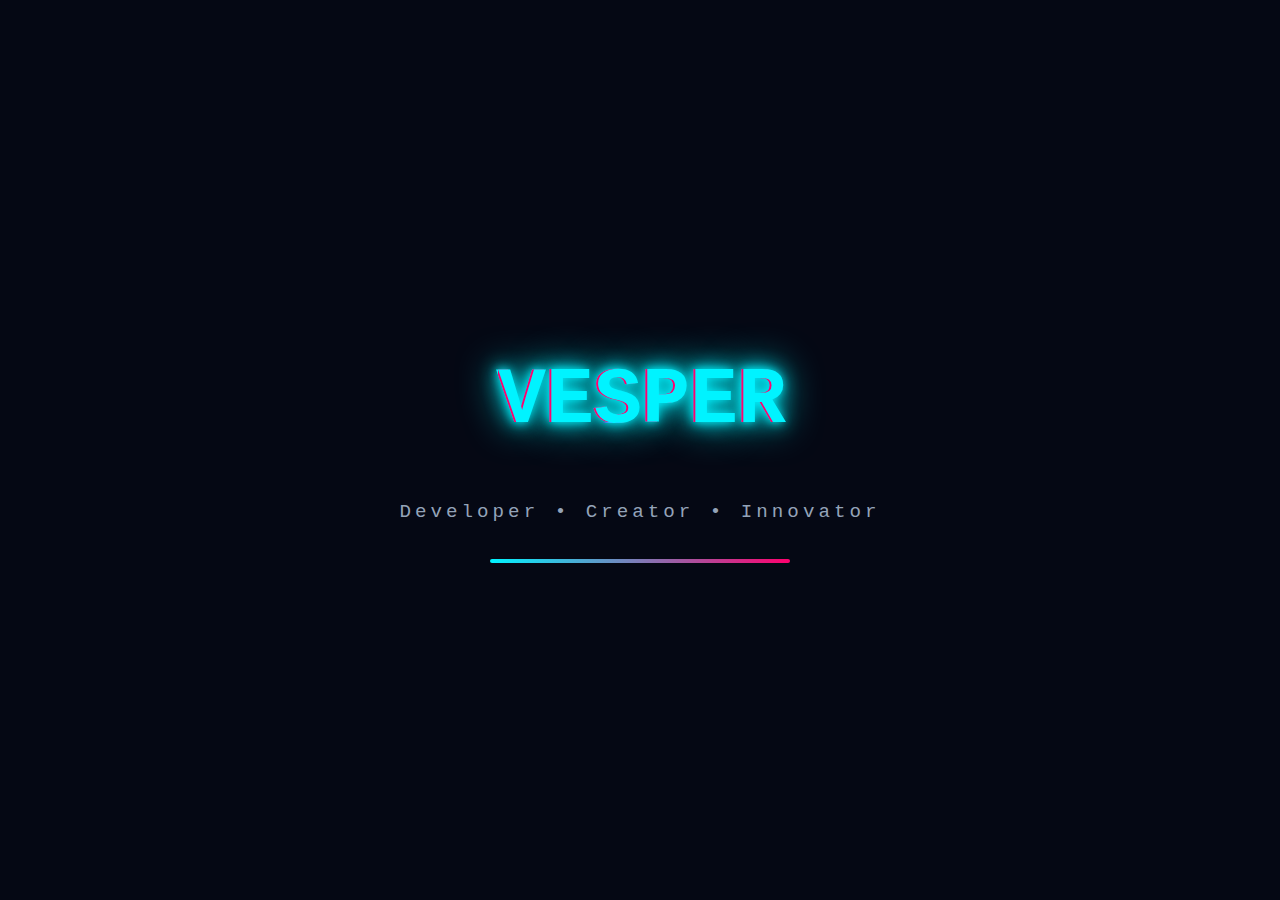
<file: index.html>
<!DOCTYPE html>
<html lang="en">
<head>
    <meta charset="UTF-8">
    <meta name="viewport" content="width=device-width, initial-scale=1.0">
    <title>Vesper - Cyberpunk Portfolio</title>
    <link rel="stylesheet" href="css/style.css">
</head>
<body>
    <!-- Loading Screen / Entry Animation -->
    <div id="loading-screen">
        <div class="glitch-wrapper">
            <h1 class="glitch" data-text="VESPER">VESPER</h1>
        </div>
        <p class="loading-text">Developer • Creator • Innovator</p>
        <div class="loading-bar">
            <div class="loading-progress"></div>
        </div>
    </div>

    <!-- Main Content -->
    <div id="main-content" style="display: none;">
        <!-- Navigation -->
        <nav class="cyber-nav">
            <div class="nav-logo">
                <span class="glitch-small" data-text="VESPER">VESPER</span>
            </div>
            <div class="nav-links">
                <a href="#about" class="nav-link">About</a>
                <a href="#projects" class="nav-link">Projects</a>
                <a href="#gallery" class="nav-link">Gallery</a>
                <a href="#contact" class="nav-link">Contact</a>
                <a href="blog.html" class="nav-link blog-link">Blog</a>
            </div>
        </nav>

        <!-- Hero Section -->
        <section id="hero" class="section">
            <div class="container">
                <div class="hero-content">
                    <h1 class="hero-title glitch" data-text="VESPER">VESPER</h1>
                    <p class="hero-subtitle">
                        <span class="typed-text"></span>
                        <span class="cursor">|</span>
                    </p>
                    <div class="hero-description">
                        <p>Full-Stack Developer | Open Source Enthusiast | Tech Explorer</p>
                        <p>Building the future, one line of code at a time</p>
                    </div>
                    <div class="cta-buttons">
                        <a href="#projects" class="btn btn-primary">View Projects</a>
                        <a href="#contact" class="btn btn-secondary">Get In Touch</a>
                    </div>
                </div>
                <div class="hero-visual">
                    <div class="cyber-grid"></div>
                </div>
            </div>
        </section>

        <!-- About Section -->
        <section id="about" class="section">
            <div class="container">
                <h2 class="section-title">
                    <span class="title-bracket">[</span>
                    About Me
                    <span class="title-bracket">]</span>
                </h2>
                <div class="about-content">
                    <div class="about-text">
                        <p class="scan-line">
                            Welcome to my digital realm. I'm Vesper, a passionate developer exploring the intersection
                            of technology and creativity. With expertise in full-stack development, I craft innovative
                            solutions and contribute to open-source projects that push boundaries.
                        </p>
                        <div class="stats-grid">
                            <div class="stat-item">
                                <div class="stat-value" id="total-commits">0</div>
                                <div class="stat-label">Total Commits</div>
                            </div>
                            <div class="stat-item">
                                <div class="stat-value" id="total-repos">0</div>
                                <div class="stat-label">Repositories</div>
                            </div>
                            <div class="stat-item">
                                <div class="stat-value" id="total-stars">0</div>
                                <div class="stat-label">Stars Earned</div>
                            </div>
                        </div>
                    </div>
                </div>
            </div>
        </section>

        <!-- GitHub Projects Section -->
        <section id="projects" class="section">
            <div class="container">
                <h2 class="section-title">
                    <span class="title-bracket">[</span>
                    Open Source Projects
                    <span class="title-bracket">]</span>
                </h2>
                <div id="projects-grid" class="projects-grid">
                    <!-- Projects will be loaded dynamically -->
                    <div class="loading-spinner"></div>
                </div>
            </div>
        </section>

        <!-- Commit Statistics Chart -->
        <section id="stats" class="section">
            <div class="container">
                <h2 class="section-title">
                    <span class="title-bracket">[</span>
                    Contribution Statistics
                    <span class="title-bracket">]</span>
                </h2>
                <div class="chart-container">
                    <canvas id="commits-chart"></canvas>
                </div>
            </div>
        </section>

        <!-- Personal Gallery (Books & Movies) -->
        <section id="gallery" class="section">
            <div class="container">
                <h2 class="section-title">
                    <span class="title-bracket">[</span>
                    Personal Favorites
                    <span class="title-bracket">]</span>
                </h2>

                <!-- Books -->
                <div class="gallery-section">
                    <h3 class="gallery-subtitle">Books</h3>
                    <div class="gallery-grid" id="books-gallery">
                        <div class="gallery-item">
                            <div class="gallery-card">
                                <div class="gallery-image" style="background: linear-gradient(135deg, #667eea 0%, #764ba2 100%);">
                                    <span class="gallery-icon">📚</span>
                                </div>
                                <div class="gallery-info">
                                    <h4>Neuromancer</h4>
                                    <p>William Gibson</p>
                                </div>
                            </div>
                        </div>
                        <div class="gallery-item">
                            <div class="gallery-card">
                                <div class="gallery-image" style="background: linear-gradient(135deg, #f093fb 0%, #f5576c 100%);">
                                    <span class="gallery-icon">📚</span>
                                </div>
                                <div class="gallery-info">
                                    <h4>Snow Crash</h4>
                                    <p>Neal Stephenson</p>
                                </div>
                            </div>
                        </div>
                        <div class="gallery-item">
                            <div class="gallery-card">
                                <div class="gallery-image" style="background: linear-gradient(135deg, #4facfe 0%, #00f2fe 100%);">
                                    <span class="gallery-icon">📚</span>
                                </div>
                                <div class="gallery-info">
                                    <h4>Do Androids Dream</h4>
                                    <p>Philip K. Dick</p>
                                </div>
                            </div>
                        </div>
                        <div class="gallery-item">
                            <div class="gallery-card">
                                <div class="gallery-image" style="background: linear-gradient(135deg, #fa709a 0%, #fee140 100%);">
                                    <span class="gallery-icon">📚</span>
                                </div>
                                <div class="gallery-info">
                                    <h4>The Pragmatic Programmer</h4>
                                    <p>Andrew Hunt</p>
                                </div>
                            </div>
                        </div>
                    </div>
                </div>

                <!-- Movies -->
                <div class="gallery-section">
                    <h3 class="gallery-subtitle">Movies</h3>
                    <div class="gallery-grid" id="movies-gallery">
                        <div class="gallery-item">
                            <div class="gallery-card">
                                <div class="gallery-image" style="background: linear-gradient(135deg, #a8edea 0%, #fed6e3 100%);">
                                    <span class="gallery-icon">🎬</span>
                                </div>
                                <div class="gallery-info">
                                    <h4>Blade Runner 2049</h4>
                                    <p>Denis Villeneuve</p>
                                </div>
                            </div>
                        </div>
                        <div class="gallery-item">
                            <div class="gallery-card">
                                <div class="gallery-image" style="background: linear-gradient(135deg, #ff9a9e 0%, #fecfef 100%);">
                                    <span class="gallery-icon">🎬</span>
                                </div>
                                <div class="gallery-info">
                                    <h4>The Matrix</h4>
                                    <p>Wachowski Sisters</p>
                                </div>
                            </div>
                        </div>
                        <div class="gallery-item">
                            <div class="gallery-card">
                                <div class="gallery-image" style="background: linear-gradient(135deg, #ffecd2 0%, #fcb69f 100%);">
                                    <span class="gallery-icon">🎬</span>
                                </div>
                                <div class="gallery-info">
                                    <h4>Ghost in the Shell</h4>
                                    <p>Mamoru Oshii</p>
                                </div>
                            </div>
                        </div>
                        <div class="gallery-item">
                            <div class="gallery-card">
                                <div class="gallery-image" style="background: linear-gradient(135deg, #a1c4fd 0%, #c2e9fb 100%);">
                                    <span class="gallery-icon">🎬</span>
                                </div>
                                <div class="gallery-info">
                                    <h4>Tron: Legacy</h4>
                                    <p>Joseph Kosinski</p>
                                </div>
                            </div>
                        </div>
                    </div>
                </div>
            </div>
        </section>

        <!-- Contact Section -->
        <section id="contact" class="section">
            <div class="container">
                <h2 class="section-title">
                    <span class="title-bracket">[</span>
                    Contact Me
                    <span class="title-bracket">]</span>
                </h2>
                <div class="contact-grid">
                    <div class="contact-card">
                        <div class="contact-icon">
                            <svg viewBox="0 0 24 24" fill="none" stroke="currentColor" stroke-width="2">
                                <path d="M4 4h16c1.1 0 2 .9 2 2v12c0 1.1-.9 2-2 2H4c-1.1 0-2-.9-2-2V6c0-1.1.9-2 2-2z"></path>
                                <polyline points="22,6 12,13 2,6"></polyline>
                            </svg>
                        </div>
                        <h3>Email</h3>
                        <a href="mailto:vesper@example.com">vesper@example.com</a>
                    </div>
                    <div class="contact-card">
                        <div class="contact-icon">
                            <svg viewBox="0 0 24 24" fill="currentColor">
                                <path d="M18.244 2.25h3.308l-7.227 8.26 8.502 11.24H16.17l-5.214-6.817L4.99 21.75H1.68l7.73-8.835L1.254 2.25H8.08l4.713 6.231zm-1.161 17.52h1.833L7.084 4.126H5.117z"/>
                            </svg>
                        </div>
                        <h3>X (Twitter)</h3>
                        <a href="https://x.com/vesper" target="_blank">@vesper</a>
                    </div>
                    <div class="contact-card">
                        <div class="contact-icon">
                            <svg viewBox="0 0 24 24" fill="currentColor">
                                <path d="M17.472 14.382c-.297-.149-1.758-.867-2.03-.967-.273-.099-.471-.148-.67.15-.197.297-.767.966-.94 1.164-.173.199-.347.223-.644.075-.297-.15-1.255-.463-2.39-1.475-.883-.788-1.48-1.761-1.653-2.059-.173-.297-.018-.458.13-.606.134-.133.298-.347.446-.52.149-.174.198-.298.298-.497.099-.198.05-.371-.025-.52-.075-.149-.669-1.612-.916-2.207-.242-.579-.487-.5-.669-.51-.173-.008-.371-.01-.57-.01-.198 0-.52.074-.792.372-.272.297-1.04 1.016-1.04 2.479 0 1.462 1.065 2.875 1.213 3.074.149.198 2.096 3.2 5.077 4.487.709.306 1.262.489 1.694.625.712.227 1.36.195 1.871.118.571-.085 1.758-.719 2.006-1.413.248-.694.248-1.289.173-1.413-.074-.124-.272-.198-.57-.347m-5.421 7.403h-.004a9.87 9.87 0 01-5.031-1.378l-.361-.214-3.741.982.998-3.648-.235-.374a9.86 9.86 0 01-1.51-5.26c.001-5.45 4.436-9.884 9.888-9.884 2.64 0 5.122 1.03 6.988 2.898a9.825 9.825 0 012.893 6.994c-.003 5.45-4.437 9.884-9.885 9.884m8.413-18.297A11.815 11.815 0 0012.05 0C5.495 0 .16 5.335.157 11.892c0 2.096.547 4.142 1.588 5.945L.057 24l6.305-1.654a11.882 11.882 0 005.683 1.448h.005c6.554 0 11.89-5.335 11.893-11.893a11.821 11.821 0 00-3.48-8.413Z"/>
                            </svg>
                        </div>
                        <h3>WeChat</h3>
                        <a href="#" onclick="alert('WeChat ID: vesper_dev')">vesper_dev</a>
                    </div>
                    <div class="contact-card">
                        <div class="contact-icon">
                            <svg viewBox="0 0 24 24" fill="currentColor">
                                <circle cx="12" cy="12" r="10" stroke="currentColor" stroke-width="2" fill="none"/>
                                <text x="12" y="16" text-anchor="middle" fill="currentColor" font-size="12" font-weight="bold">小红书</text>
                            </svg>
                        </div>
                        <h3>小红书</h3>
                        <a href="https://www.xiaohongshu.com/" target="_blank">@vesper</a>
                    </div>
                    <div class="contact-card">
                        <div class="contact-icon">
                            <svg viewBox="0 0 24 24" fill="currentColor">
                                <path d="M12 0c-6.626 0-12 5.373-12 12 0 5.302 3.438 9.8 8.207 11.387.599.111.793-.261.793-.577v-2.234c-3.338.726-4.033-1.416-4.033-1.416-.546-1.387-1.333-1.756-1.333-1.756-1.089-.745.083-.729.083-.729 1.205.084 1.839 1.237 1.839 1.237 1.07 1.834 2.807 1.304 3.492.997.107-.775.418-1.305.762-1.604-2.665-.305-5.467-1.334-5.467-5.931 0-1.311.469-2.381 1.236-3.221-.124-.303-.535-1.524.117-3.176 0 0 1.008-.322 3.301 1.23.957-.266 1.983-.399 3.003-.404 1.02.005 2.047.138 3.006.404 2.291-1.552 3.297-1.23 3.297-1.23.653 1.653.242 2.874.118 3.176.77.84 1.235 1.911 1.235 3.221 0 4.609-2.807 5.624-5.479 5.921.43.372.823 1.102.823 2.222v3.293c0 .319.192.694.801.576 4.765-1.589 8.199-6.086 8.199-11.386 0-6.627-5.373-12-12-12z"/>
                            </svg>
                        </div>
                        <h3>GitHub</h3>
                        <a href="https://github.com/vesper" target="_blank" id="github-link">@vesper</a>
                    </div>
                </div>
            </div>
        </section>

        <!-- Footer -->
        <footer class="footer">
            <div class="container">
                <p>&copy; 2024 Vesper. All rights reserved.</p>
                <p class="footer-tagline">Built with <span class="pulse">❤</span> in the digital realm</p>
            </div>
        </footer>

        <!-- Floating particles background -->
        <div class="particles" id="particles"></div>
    </div>

    <script src="js/main.js"></script>
    <script src="js/github.js"></script>
    <script src="js/chart.js"></script>
</body>
</html>
</file>
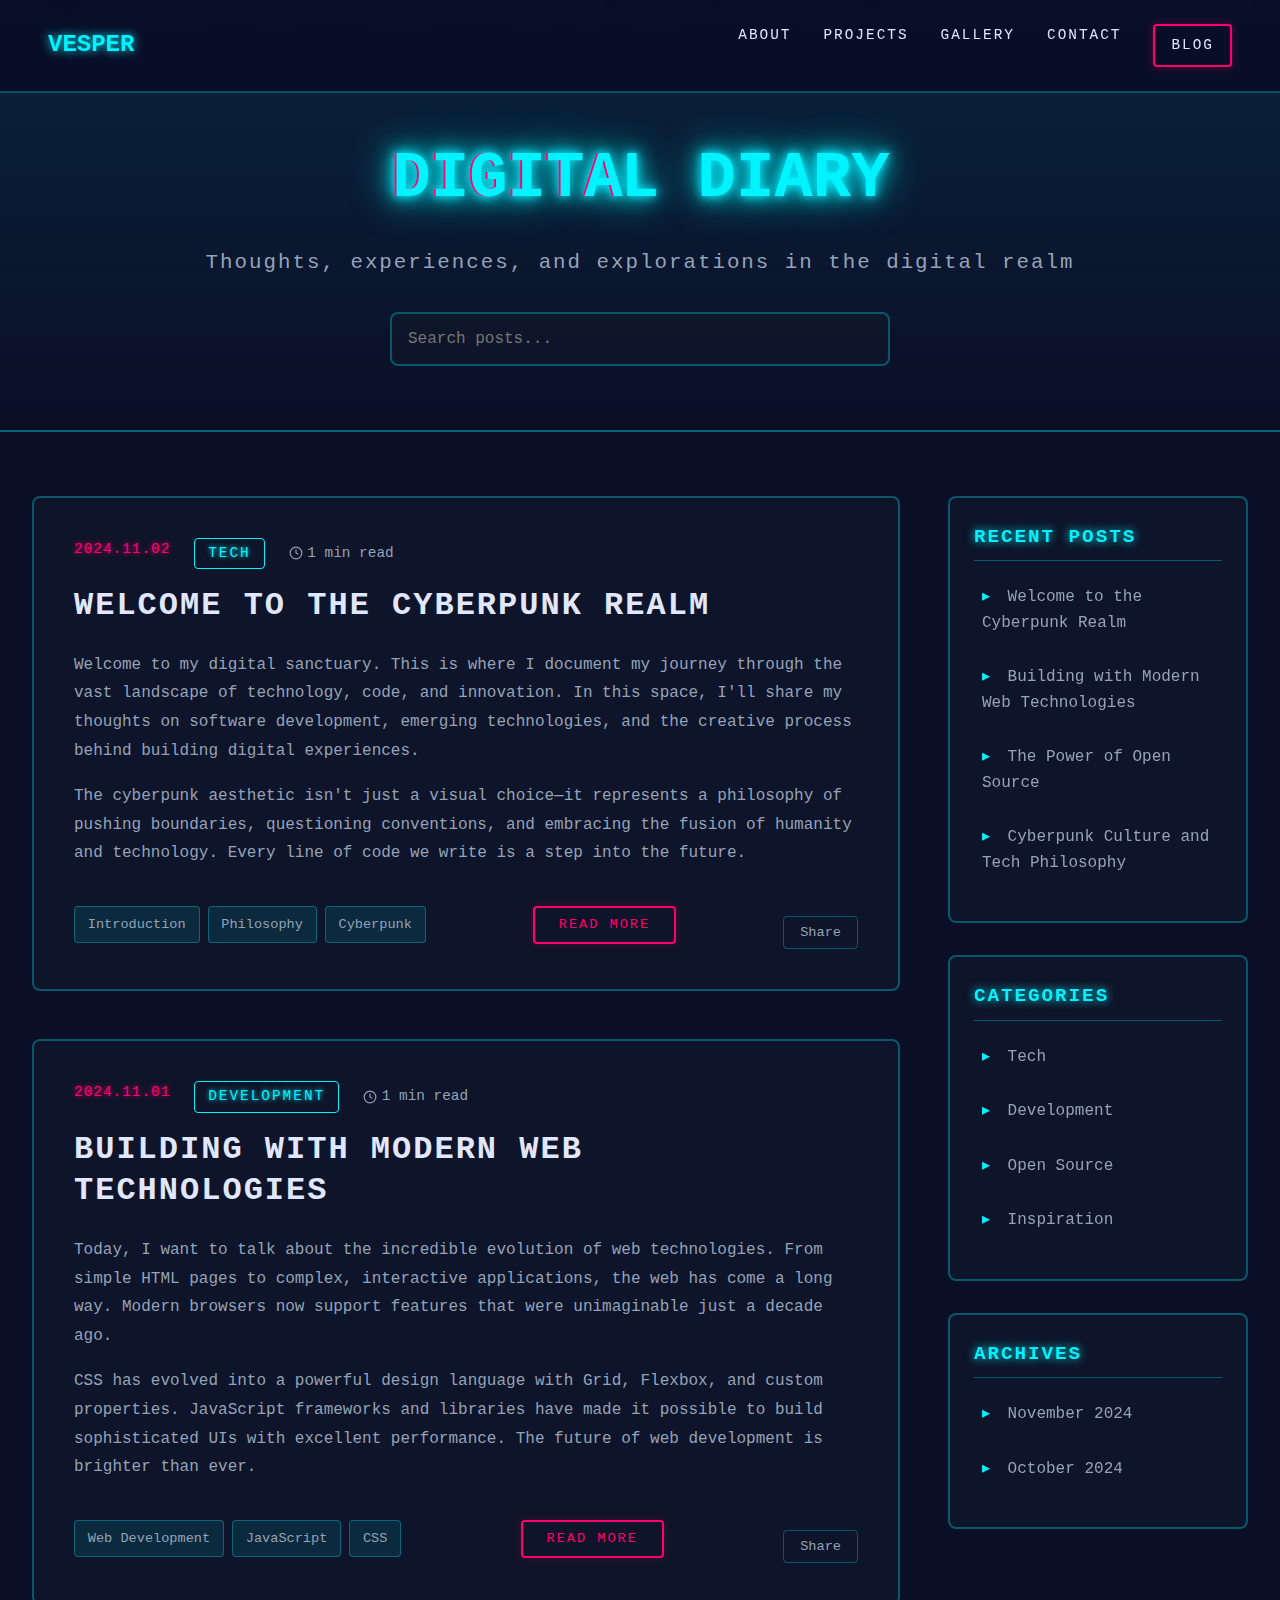
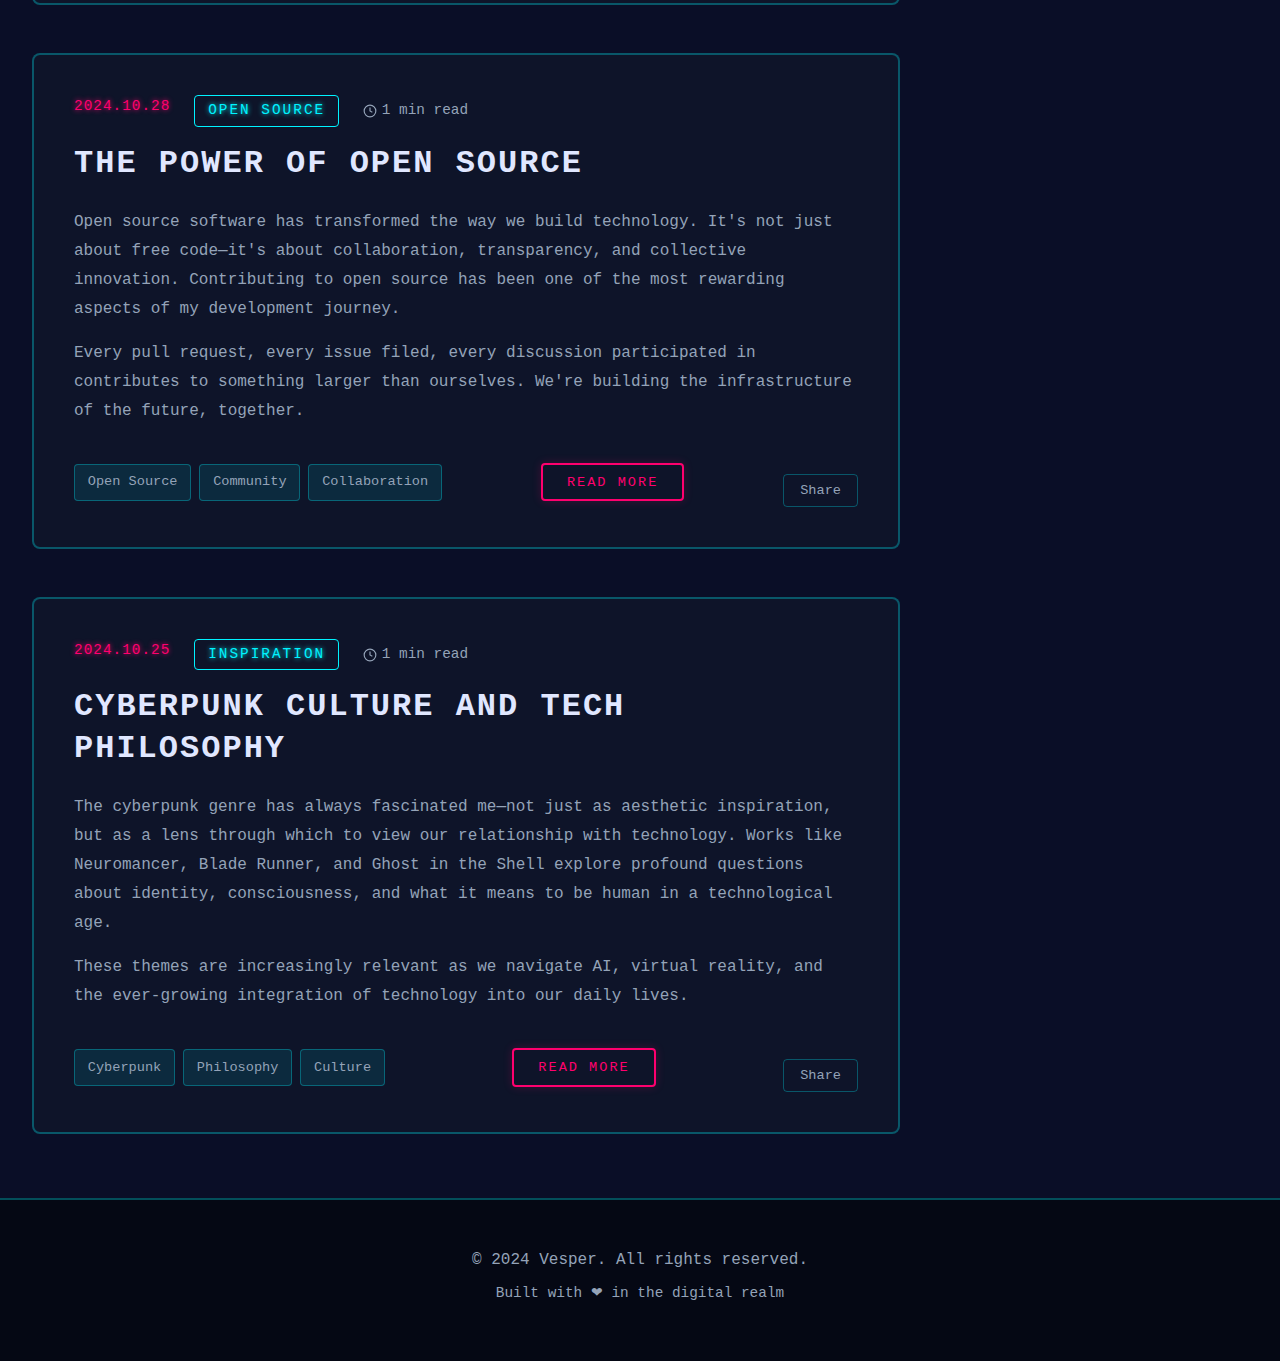
<file: blog.html>
<!DOCTYPE html>
<html lang="en">
<head>
    <meta charset="UTF-8">
    <meta name="viewport" content="width=device-width, initial-scale=1.0">
    <title>Blog - Vesper's Digital Diary</title>
    <link rel="stylesheet" href="css/style.css">
    <link rel="stylesheet" href="css/blog.css">
</head>
<body>
    <!-- Navigation -->
    <nav class="cyber-nav">
        <div class="nav-logo">
            <a href="index.html" style="text-decoration: none;">
                <span class="glitch-small" data-text="VESPER">VESPER</span>
            </a>
        </div>
        <div class="nav-links">
            <a href="index.html#about" class="nav-link">About</a>
            <a href="index.html#projects" class="nav-link">Projects</a>
            <a href="index.html#gallery" class="nav-link">Gallery</a>
            <a href="index.html#contact" class="nav-link">Contact</a>
            <a href="blog.html" class="nav-link blog-link">Blog</a>
        </div>
    </nav>

    <!-- Blog Header -->
    <section class="blog-header">
        <div class="container">
            <h1 class="glitch" data-text="DIGITAL DIARY">DIGITAL DIARY</h1>
            <p class="blog-tagline">Thoughts, experiences, and explorations in the digital realm</p>
        </div>
    </section>

    <!-- Blog Content -->
    <section class="blog-content">
        <div class="container">
            <div class="blog-grid">
                <!-- Blog Post 1 -->
                <article class="blog-post" data-date="2024-11-02">
                    <div class="post-header">
                        <div class="post-meta">
                            <span class="post-date">2024.11.02</span>
                            <span class="post-category">Tech</span>
                        </div>
                        <h2 class="post-title">Welcome to the Cyberpunk Realm</h2>
                    </div>
                    <div class="post-content">
                        <p>
                            Welcome to my digital sanctuary. This is where I document my journey through the vast
                            landscape of technology, code, and innovation. In this space, I'll share my thoughts on
                            software development, emerging technologies, and the creative process behind building
                            digital experiences.
                        </p>
                        <p>
                            The cyberpunk aesthetic isn't just a visual choice—it represents a philosophy of pushing
                            boundaries, questioning conventions, and embracing the fusion of humanity and technology.
                            Every line of code we write is a step into the future.
                        </p>
                    </div>
                    <div class="post-footer">
                        <div class="post-tags">
                            <span class="tag">Introduction</span>
                            <span class="tag">Philosophy</span>
                            <span class="tag">Cyberpunk</span>
                        </div>
                        <button class="read-more" onclick="togglePost(this)">Read More</button>
                    </div>
                    <div class="post-extended" style="display: none;">
                        <p>
                            As developers, we're not just building applications—we're crafting experiences, solving
                            problems, and shaping the digital world. This blog will be a chronicle of that journey,
                            featuring deep dives into technical challenges, reviews of cutting-edge tools, and
                            reflections on what it means to create in the modern age.
                        </p>
                        <p>
                            Stay tuned for regular updates about my projects, tutorials, and musings on the
                            ever-evolving tech landscape.
                        </p>
                    </div>
                </article>

                <!-- Blog Post 2 -->
                <article class="blog-post" data-date="2024-11-01">
                    <div class="post-header">
                        <div class="post-meta">
                            <span class="post-date">2024.11.01</span>
                            <span class="post-category">Development</span>
                        </div>
                        <h2 class="post-title">Building with Modern Web Technologies</h2>
                    </div>
                    <div class="post-content">
                        <p>
                            Today, I want to talk about the incredible evolution of web technologies. From simple
                            HTML pages to complex, interactive applications, the web has come a long way. Modern
                            browsers now support features that were unimaginable just a decade ago.
                        </p>
                        <p>
                            CSS has evolved into a powerful design language with Grid, Flexbox, and custom properties.
                            JavaScript frameworks and libraries have made it possible to build sophisticated UIs with
                            excellent performance. The future of web development is brighter than ever.
                        </p>
                    </div>
                    <div class="post-footer">
                        <div class="post-tags">
                            <span class="tag">Web Development</span>
                            <span class="tag">JavaScript</span>
                            <span class="tag">CSS</span>
                        </div>
                        <button class="read-more" onclick="togglePost(this)">Read More</button>
                    </div>
                    <div class="post-extended" style="display: none;">
                        <p>
                            Key technologies I'm excited about:
                        </p>
                        <ul>
                            <li><strong>WebAssembly</strong> - Bringing near-native performance to the browser</li>
                            <li><strong>CSS Container Queries</strong> - Revolutionary responsive design capabilities</li>
                            <li><strong>Web Components</strong> - Reusable, encapsulated custom elements</li>
                            <li><strong>Progressive Web Apps</strong> - Bridging the gap between web and native</li>
                        </ul>
                        <p>
                            Each of these technologies opens new possibilities for what we can create on the web.
                        </p>
                    </div>
                </article>

                <!-- Blog Post 3 -->
                <article class="blog-post" data-date="2024-10-28">
                    <div class="post-header">
                        <div class="post-meta">
                            <span class="post-date">2024.10.28</span>
                            <span class="post-category">Open Source</span>
                        </div>
                        <h2 class="post-title">The Power of Open Source</h2>
                    </div>
                    <div class="post-content">
                        <p>
                            Open source software has transformed the way we build technology. It's not just about
                            free code—it's about collaboration, transparency, and collective innovation. Contributing
                            to open source has been one of the most rewarding aspects of my development journey.
                        </p>
                        <p>
                            Every pull request, every issue filed, every discussion participated in contributes to
                            something larger than ourselves. We're building the infrastructure of the future, together.
                        </p>
                    </div>
                    <div class="post-footer">
                        <div class="post-tags">
                            <span class="tag">Open Source</span>
                            <span class="tag">Community</span>
                            <span class="tag">Collaboration</span>
                        </div>
                        <button class="read-more" onclick="togglePost(this)">Read More</button>
                    </div>
                    <div class="post-extended" style="display: none;">
                        <p>
                            Some of my favorite open source projects and why they matter:
                        </p>
                        <ul>
                            <li><strong>Linux</strong> - The foundation of modern infrastructure</li>
                            <li><strong>VS Code</strong> - A powerful, extensible editor for everyone</li>
                            <li><strong>React</strong> - Democratizing UI development</li>
                            <li><strong>Node.js</strong> - JavaScript everywhere</li>
                        </ul>
                        <p>
                            If you're not yet involved in open source, I encourage you to start. Find a project you
                            use and love, and see how you can contribute—even documentation improvements are valuable!
                        </p>
                    </div>
                </article>

                <!-- Blog Post 4 -->
                <article class="blog-post" data-date="2024-10-25">
                    <div class="post-header">
                        <div class="post-meta">
                            <span class="post-date">2024.10.25</span>
                            <span class="post-category">Inspiration</span>
                        </div>
                        <h2 class="post-title">Cyberpunk Culture and Tech Philosophy</h2>
                    </div>
                    <div class="post-content">
                        <p>
                            The cyberpunk genre has always fascinated me—not just as aesthetic inspiration, but as a
                            lens through which to view our relationship with technology. Works like Neuromancer, Blade
                            Runner, and Ghost in the Shell explore profound questions about identity, consciousness,
                            and what it means to be human in a technological age.
                        </p>
                        <p>
                            These themes are increasingly relevant as we navigate AI, virtual reality, and the
                            ever-growing integration of technology into our daily lives.
                        </p>
                    </div>
                    <div class="post-footer">
                        <div class="post-tags">
                            <span class="tag">Cyberpunk</span>
                            <span class="tag">Philosophy</span>
                            <span class="tag">Culture</span>
                        </div>
                        <button class="read-more" onclick="togglePost(this)">Read More</button>
                    </div>
                    <div class="post-extended" style="display: none;">
                        <p>
                            What I love about cyberpunk:
                        </p>
                        <ul>
                            <li>The visual aesthetic - neon lights, dark cityscapes, high-tech low-life</li>
                            <li>The philosophical depth - questions about humanity, consciousness, and reality</li>
                            <li>The rebellion - challenging corporate power and fighting for individual freedom</li>
                            <li>The fusion - the beautiful collision of human and machine</li>
                        </ul>
                        <p>
                            As we build the future, let's remember to ask the hard questions and create technology
                            that empowers rather than controls.
                        </p>
                    </div>
                </article>
            </div>

            <!-- Sidebar -->
            <aside class="blog-sidebar">
                <div class="sidebar-section">
                    <h3 class="sidebar-title">Recent Posts</h3>
                    <ul class="recent-posts">
                        <li><a href="#" onclick="scrollToPost('2024-11-02')">Welcome to the Cyberpunk Realm</a></li>
                        <li><a href="#" onclick="scrollToPost('2024-11-01')">Building with Modern Web Technologies</a></li>
                        <li><a href="#" onclick="scrollToPost('2024-10-28')">The Power of Open Source</a></li>
                        <li><a href="#" onclick="scrollToPost('2024-10-25')">Cyberpunk Culture and Tech Philosophy</a></li>
                    </ul>
                </div>

                <div class="sidebar-section">
                    <h3 class="sidebar-title">Categories</h3>
                    <ul class="categories">
                        <li><a href="#" onclick="filterByCategory('Tech')">Tech</a></li>
                        <li><a href="#" onclick="filterByCategory('Development')">Development</a></li>
                        <li><a href="#" onclick="filterByCategory('Open Source')">Open Source</a></li>
                        <li><a href="#" onclick="filterByCategory('Inspiration')">Inspiration</a></li>
                    </ul>
                </div>

                <div class="sidebar-section">
                    <h3 class="sidebar-title">Archives</h3>
                    <ul class="archives">
                        <li><a href="#">November 2024</a></li>
                        <li><a href="#">October 2024</a></li>
                    </ul>
                </div>
            </aside>
        </div>
    </section>

    <!-- Footer -->
    <footer class="footer">
        <div class="container">
            <p>&copy; 2024 Vesper. All rights reserved.</p>
            <p class="footer-tagline">Built with <span class="pulse">❤</span> in the digital realm</p>
        </div>
    </footer>

    <!-- Floating particles background -->
    <div class="particles" id="particles"></div>

    <script src="js/main.js"></script>
    <script src="js/blog.js"></script>
</body>
</html>
</file>
<file: css/style.css>
/* Cyberpunk Theme Variables */
:root {
    --neon-cyan: #00f3ff;
    --neon-pink: #ff006e;
    --neon-purple: #b803ff;
    --neon-yellow: #ffbe0b;
    --dark-bg: #0a0e27;
    --darker-bg: #050814;
    --card-bg: rgba(15, 23, 42, 0.8);
    --text-primary: #e0e7ff;
    --text-secondary: #94a3b8;
    --border-color: rgba(0, 243, 255, 0.3);
}

/* Reset & Base Styles */
* {
    margin: 0;
    padding: 0;
    box-sizing: border-box;
}

body {
    font-family: 'Courier New', monospace;
    background: var(--dark-bg);
    color: var(--text-primary);
    overflow-x: hidden;
    line-height: 1.6;
}

html {
    scroll-behavior: smooth;
}

/* Loading Screen */
#loading-screen {
    position: fixed;
    top: 0;
    left: 0;
    width: 100%;
    height: 100vh;
    background: var(--darker-bg);
    display: flex;
    flex-direction: column;
    justify-content: center;
    align-items: center;
    z-index: 10000;
}

.glitch-wrapper {
    position: relative;
}

.glitch {
    font-size: 5rem;
    font-weight: bold;
    color: var(--neon-cyan);
    position: relative;
    text-shadow:
        0 0 10px var(--neon-cyan),
        0 0 20px var(--neon-cyan),
        0 0 40px var(--neon-cyan);
    animation: glitch 3s infinite;
}

.glitch::before,
.glitch::after {
    content: attr(data-text);
    position: absolute;
    top: 0;
    left: 0;
    width: 100%;
    height: 100%;
}

.glitch::before {
    left: 2px;
    text-shadow: -2px 0 var(--neon-pink);
    clip: rect(24px, 550px, 90px, 0);
    animation: glitch-anim 2s infinite linear alternate-reverse;
}

.glitch::after {
    left: -2px;
    text-shadow: -2px 0 var(--neon-purple);
    clip: rect(85px, 550px, 140px, 0);
    animation: glitch-anim 3s infinite linear alternate-reverse;
}

@keyframes glitch {
    0%, 100% {
        text-shadow:
            0 0 10px var(--neon-cyan),
            0 0 20px var(--neon-cyan),
            0 0 40px var(--neon-cyan);
    }
    25% {
        text-shadow:
            0 0 10px var(--neon-pink),
            0 0 20px var(--neon-pink),
            0 0 40px var(--neon-pink);
    }
    50% {
        text-shadow:
            0 0 10px var(--neon-purple),
            0 0 20px var(--neon-purple),
            0 0 40px var(--neon-purple);
    }
    75% {
        text-shadow:
            0 0 10px var(--neon-yellow),
            0 0 20px var(--neon-yellow),
            0 0 40px var(--neon-yellow);
    }
}

@keyframes glitch-anim {
    0% {
        clip: rect(42px, 9999px, 44px, 0);
    }
    20% {
        clip: rect(12px, 9999px, 59px, 0);
    }
    40% {
        clip: rect(74px, 9999px, 28px, 0);
    }
    60% {
        clip: rect(26px, 9999px, 88px, 0);
    }
    80% {
        clip: rect(91px, 9999px, 15px, 0);
    }
    100% {
        clip: rect(55px, 9999px, 70px, 0);
    }
}

.loading-text {
    font-size: 1.2rem;
    color: var(--text-secondary);
    margin-top: 2rem;
    letter-spacing: 4px;
}

.loading-bar {
    width: 300px;
    height: 4px;
    background: rgba(0, 243, 255, 0.2);
    border-radius: 2px;
    margin-top: 2rem;
    overflow: hidden;
}

.loading-progress {
    height: 100%;
    background: linear-gradient(90deg, var(--neon-cyan), var(--neon-pink));
    box-shadow: 0 0 10px var(--neon-cyan);
    animation: loading 2s ease-in-out;
}

@keyframes loading {
    0% {
        width: 0%;
    }
    100% {
        width: 100%;
    }
}

/* Navigation */
.cyber-nav {
    position: fixed;
    top: 0;
    left: 0;
    width: 100%;
    padding: 1.5rem 3rem;
    background: rgba(10, 14, 39, 0.95);
    backdrop-filter: blur(10px);
    border-bottom: 2px solid var(--border-color);
    display: flex;
    justify-content: space-between;
    align-items: center;
    z-index: 1000;
}

.nav-logo {
    font-size: 1.5rem;
    font-weight: bold;
}

.glitch-small {
    color: var(--neon-cyan);
    text-shadow: 0 0 10px var(--neon-cyan);
    position: relative;
}

.nav-links {
    display: flex;
    gap: 2rem;
}

.nav-link {
    color: var(--text-primary);
    text-decoration: none;
    text-transform: uppercase;
    font-size: 0.9rem;
    letter-spacing: 2px;
    position: relative;
    transition: all 0.3s ease;
}

.nav-link::before {
    content: '';
    position: absolute;
    bottom: -5px;
    left: 0;
    width: 0;
    height: 2px;
    background: var(--neon-cyan);
    box-shadow: 0 0 10px var(--neon-cyan);
    transition: width 0.3s ease;
}

.nav-link:hover {
    color: var(--neon-cyan);
}

.nav-link:hover::before {
    width: 100%;
}

.blog-link {
    padding: 0.5rem 1rem;
    border: 2px solid var(--neon-pink);
    border-radius: 4px;
    box-shadow: 0 0 10px rgba(255, 0, 110, 0.3);
}

.blog-link:hover {
    background: var(--neon-pink);
    color: var(--darker-bg);
    box-shadow: 0 0 20px var(--neon-pink);
}

.blog-link::before {
    display: none;
}

/* Container */
.container {
    max-width: 1200px;
    margin: 0 auto;
    padding: 0 2rem;
}

/* Section */
.section {
    padding: 6rem 0;
    position: relative;
}

/* Hero Section */
#hero {
    min-height: 100vh;
    display: flex;
    align-items: center;
    position: relative;
    overflow: hidden;
}

.hero-content {
    position: relative;
    z-index: 2;
}

.hero-title {
    font-size: 6rem;
    margin-bottom: 1rem;
    color: var(--neon-cyan);
}

.hero-subtitle {
    font-size: 1.8rem;
    color: var(--neon-pink);
    margin-bottom: 2rem;
    min-height: 2.5rem;
}

.typed-text {
    color: var(--neon-pink);
    text-shadow: 0 0 10px var(--neon-pink);
}

.cursor {
    animation: blink 1s infinite;
}

@keyframes blink {
    0%, 50% { opacity: 1; }
    51%, 100% { opacity: 0; }
}

.hero-description {
    font-size: 1.2rem;
    color: var(--text-secondary);
    margin-bottom: 3rem;
    max-width: 600px;
}

.cta-buttons {
    display: flex;
    gap: 1.5rem;
}

.btn {
    padding: 1rem 2rem;
    text-decoration: none;
    text-transform: uppercase;
    font-weight: bold;
    letter-spacing: 2px;
    border-radius: 4px;
    transition: all 0.3s ease;
    position: relative;
    overflow: hidden;
}

.btn-primary {
    background: transparent;
    color: var(--neon-cyan);
    border: 2px solid var(--neon-cyan);
    box-shadow: 0 0 20px rgba(0, 243, 255, 0.3);
}

.btn-primary:hover {
    background: var(--neon-cyan);
    color: var(--darker-bg);
    box-shadow: 0 0 40px var(--neon-cyan);
    transform: translateY(-2px);
}

.btn-secondary {
    background: transparent;
    color: var(--neon-pink);
    border: 2px solid var(--neon-pink);
    box-shadow: 0 0 20px rgba(255, 0, 110, 0.3);
}

.btn-secondary:hover {
    background: var(--neon-pink);
    color: var(--darker-bg);
    box-shadow: 0 0 40px var(--neon-pink);
    transform: translateY(-2px);
}

/* Cyber Grid Background */
.cyber-grid {
    position: absolute;
    top: 0;
    left: 0;
    width: 100%;
    height: 100%;
    background-image:
        linear-gradient(var(--border-color) 1px, transparent 1px),
        linear-gradient(90deg, var(--border-color) 1px, transparent 1px);
    background-size: 50px 50px;
    animation: grid-scroll 20s linear infinite;
    opacity: 0.3;
}

@keyframes grid-scroll {
    0% {
        transform: perspective(500px) rotateX(60deg) translateY(0);
    }
    100% {
        transform: perspective(500px) rotateX(60deg) translateY(50px);
    }
}

/* Section Title */
.section-title {
    font-size: 2.5rem;
    margin-bottom: 3rem;
    color: var(--neon-cyan);
    text-align: center;
    text-transform: uppercase;
    letter-spacing: 4px;
}

.title-bracket {
    color: var(--neon-pink);
    font-size: 3rem;
    text-shadow: 0 0 10px var(--neon-pink);
}

/* About Section */
.about-content {
    max-width: 900px;
    margin: 0 auto;
}

.about-text {
    font-size: 1.1rem;
    line-height: 1.8;
    margin-bottom: 3rem;
}

.scan-line {
    position: relative;
    padding: 2rem;
    border: 2px solid var(--border-color);
    border-radius: 8px;
    background: var(--card-bg);
    box-shadow: 0 0 20px rgba(0, 243, 255, 0.1);
}

.stats-grid {
    display: grid;
    grid-template-columns: repeat(auto-fit, minmax(200px, 1fr));
    gap: 2rem;
    margin-top: 3rem;
}

.stat-item {
    text-align: center;
    padding: 2rem;
    background: var(--card-bg);
    border: 2px solid var(--border-color);
    border-radius: 8px;
    transition: all 0.3s ease;
}

.stat-item:hover {
    transform: translateY(-5px);
    box-shadow: 0 0 30px rgba(0, 243, 255, 0.3);
    border-color: var(--neon-cyan);
}

.stat-value {
    font-size: 3rem;
    font-weight: bold;
    color: var(--neon-pink);
    text-shadow: 0 0 10px var(--neon-pink);
}

.stat-label {
    font-size: 1rem;
    color: var(--text-secondary);
    margin-top: 0.5rem;
    text-transform: uppercase;
    letter-spacing: 2px;
}

/* Projects Grid */
.projects-grid {
    display: grid;
    grid-template-columns: repeat(auto-fill, minmax(350px, 1fr));
    gap: 2rem;
}

.project-card {
    background: var(--card-bg);
    border: 2px solid var(--border-color);
    border-radius: 8px;
    padding: 2rem;
    transition: all 0.3s ease;
    position: relative;
    overflow: hidden;
}

.project-card::before {
    content: '';
    position: absolute;
    top: 0;
    left: -100%;
    width: 100%;
    height: 100%;
    background: linear-gradient(90deg, transparent, rgba(0, 243, 255, 0.1), transparent);
    transition: left 0.5s ease;
}

.project-card:hover::before {
    left: 100%;
}

.project-card:hover {
    transform: translateY(-5px);
    border-color: var(--neon-cyan);
    box-shadow: 0 0 30px rgba(0, 243, 255, 0.3);
}

.project-header {
    display: flex;
    justify-content: space-between;
    align-items: start;
    margin-bottom: 1rem;
}

.project-title {
    font-size: 1.5rem;
    color: var(--neon-cyan);
    text-shadow: 0 0 10px var(--neon-cyan);
}

.project-language {
    display: flex;
    align-items: center;
    gap: 0.5rem;
    font-size: 0.9rem;
    color: var(--text-secondary);
}

.language-color {
    width: 12px;
    height: 12px;
    border-radius: 50%;
}

.project-description {
    color: var(--text-secondary);
    margin-bottom: 1.5rem;
    min-height: 60px;
}

.project-stats {
    display: flex;
    gap: 1.5rem;
    margin-bottom: 1rem;
}

.stat {
    display: flex;
    align-items: center;
    gap: 0.5rem;
    color: var(--text-secondary);
    font-size: 0.9rem;
}

.project-link {
    display: inline-block;
    margin-top: 1rem;
    color: var(--neon-pink);
    text-decoration: none;
    text-transform: uppercase;
    font-size: 0.9rem;
    letter-spacing: 2px;
    transition: all 0.3s ease;
}

.project-link:hover {
    color: var(--neon-cyan);
    text-shadow: 0 0 10px var(--neon-cyan);
}

/* Chart Container */
.chart-container {
    background: var(--card-bg);
    border: 2px solid var(--border-color);
    border-radius: 8px;
    padding: 2rem;
    box-shadow: 0 0 20px rgba(0, 243, 255, 0.1);
}

#commits-chart {
    max-height: 400px;
}

/* Gallery */
.gallery-section {
    margin-bottom: 4rem;
}

.gallery-subtitle {
    font-size: 1.8rem;
    color: var(--neon-pink);
    text-shadow: 0 0 10px var(--neon-pink);
    margin-bottom: 2rem;
    text-transform: uppercase;
    letter-spacing: 3px;
}

.gallery-grid {
    display: grid;
    grid-template-columns: repeat(auto-fill, minmax(250px, 1fr));
    gap: 2rem;
}

.gallery-item {
    position: relative;
}

.gallery-card {
    background: var(--card-bg);
    border: 2px solid var(--border-color);
    border-radius: 8px;
    overflow: hidden;
    transition: all 0.3s ease;
    cursor: pointer;
}

.gallery-card:hover {
    transform: translateY(-10px) scale(1.02);
    border-color: var(--neon-cyan);
    box-shadow: 0 0 30px rgba(0, 243, 255, 0.4);
}

.gallery-image {
    height: 200px;
    display: flex;
    align-items: center;
    justify-content: center;
    position: relative;
    overflow: hidden;
}

.gallery-icon {
    font-size: 4rem;
    filter: drop-shadow(0 0 10px rgba(255, 255, 255, 0.5));
}

.gallery-info {
    padding: 1.5rem;
    text-align: center;
}

.gallery-info h4 {
    font-size: 1.2rem;
    color: var(--neon-cyan);
    margin-bottom: 0.5rem;
}

.gallery-info p {
    color: var(--text-secondary);
    font-size: 0.9rem;
}

/* Contact Section */
.contact-grid {
    display: grid;
    grid-template-columns: repeat(auto-fill, minmax(250px, 1fr));
    gap: 2rem;
}

.contact-card {
    background: var(--card-bg);
    border: 2px solid var(--border-color);
    border-radius: 8px;
    padding: 2rem;
    text-align: center;
    transition: all 0.3s ease;
}

.contact-card:hover {
    transform: translateY(-5px);
    border-color: var(--neon-pink);
    box-shadow: 0 0 30px rgba(255, 0, 110, 0.3);
}

.contact-icon {
    width: 50px;
    height: 50px;
    margin: 0 auto 1rem;
    color: var(--neon-cyan);
}

.contact-icon svg {
    width: 100%;
    height: 100%;
    filter: drop-shadow(0 0 10px var(--neon-cyan));
}

.contact-card h3 {
    font-size: 1.3rem;
    color: var(--text-primary);
    margin-bottom: 1rem;
    text-transform: uppercase;
    letter-spacing: 2px;
}

.contact-card a {
    color: var(--neon-pink);
    text-decoration: none;
    font-size: 1.1rem;
    transition: all 0.3s ease;
}

.contact-card a:hover {
    color: var(--neon-cyan);
    text-shadow: 0 0 10px var(--neon-cyan);
}

/* Footer */
.footer {
    background: var(--darker-bg);
    border-top: 2px solid var(--border-color);
    padding: 3rem 0;
    text-align: center;
}

.footer p {
    color: var(--text-secondary);
    margin-bottom: 0.5rem;
}

.footer-tagline {
    font-size: 0.9rem;
}

.pulse {
    animation: pulse 1.5s infinite;
}

@keyframes pulse {
    0%, 100% {
        opacity: 1;
    }
    50% {
        opacity: 0.5;
    }
}

/* Particles Background */
.particles {
    position: fixed;
    top: 0;
    left: 0;
    width: 100%;
    height: 100%;
    z-index: 0;
    pointer-events: none;
}

.particle {
    position: absolute;
    width: 2px;
    height: 2px;
    background: var(--neon-cyan);
    box-shadow: 0 0 5px var(--neon-cyan);
    border-radius: 50%;
    animation: float linear infinite;
}

@keyframes float {
    0% {
        transform: translateY(100vh) translateX(0);
        opacity: 0;
    }
    10% {
        opacity: 1;
    }
    90% {
        opacity: 1;
    }
    100% {
        transform: translateY(-100px) translateX(var(--drift));
        opacity: 0;
    }
}

/* Loading Spinner */
.loading-spinner {
    border: 4px solid rgba(0, 243, 255, 0.1);
    border-top: 4px solid var(--neon-cyan);
    border-radius: 50%;
    width: 50px;
    height: 50px;
    animation: spin 1s linear infinite;
    margin: 3rem auto;
}

@keyframes spin {
    0% { transform: rotate(0deg); }
    100% { transform: rotate(360deg); }
}

/* Responsive Design */
@media (max-width: 768px) {
    .cyber-nav {
        padding: 1rem;
        flex-direction: column;
        gap: 1rem;
    }

    .nav-links {
        flex-wrap: wrap;
        justify-content: center;
        gap: 1rem;
    }

    .hero-title {
        font-size: 3rem;
    }

    .glitch {
        font-size: 3rem;
    }

    .hero-subtitle {
        font-size: 1.2rem;
    }

    .cta-buttons {
        flex-direction: column;
    }

    .section-title {
        font-size: 2rem;
    }

    .projects-grid {
        grid-template-columns: 1fr;
    }

    .gallery-grid {
        grid-template-columns: repeat(auto-fill, minmax(150px, 1fr));
    }

    .contact-grid {
        grid-template-columns: 1fr;
    }
}

/* Scrollbar Styling */
::-webkit-scrollbar {
    width: 10px;
}

::-webkit-scrollbar-track {
    background: var(--darker-bg);
}

::-webkit-scrollbar-thumb {
    background: var(--neon-cyan);
    box-shadow: 0 0 10px var(--neon-cyan);
}

::-webkit-scrollbar-thumb:hover {
    background: var(--neon-pink);
    box-shadow: 0 0 10px var(--neon-pink);
}

/* Smooth entrance animations */
.fade-in {
    animation: fadeIn 1s ease-in;
}

@keyframes fadeIn {
    from {
        opacity: 0;
        transform: translateY(20px);
    }
    to {
        opacity: 1;
        transform: translateY(0);
    }
}
</file>
<file: css/blog.css>
/* Blog Page Specific Styles */

.blog-header {
    padding: 8rem 0 4rem;
    text-align: center;
    background: linear-gradient(180deg, rgba(0, 243, 255, 0.1) 0%, transparent 100%);
    border-bottom: 2px solid var(--border-color);
}

.blog-header h1 {
    font-size: 4rem;
    margin-bottom: 1rem;
}

.blog-tagline {
    font-size: 1.3rem;
    color: var(--text-secondary);
    letter-spacing: 2px;
}

.blog-content {
    padding: 4rem 0;
}

.blog-content .container {
    display: grid;
    grid-template-columns: 1fr 300px;
    gap: 3rem;
    max-width: 1400px;
}

/* Blog Grid */
.blog-grid {
    display: flex;
    flex-direction: column;
    gap: 3rem;
}

/* Blog Post Card */
.blog-post {
    background: var(--card-bg);
    border: 2px solid var(--border-color);
    border-radius: 8px;
    padding: 2.5rem;
    transition: all 0.3s ease;
    position: relative;
    overflow: hidden;
}

.blog-post::before {
    content: '';
    position: absolute;
    top: 0;
    left: -100%;
    width: 100%;
    height: 100%;
    background: linear-gradient(90deg, transparent, rgba(0, 243, 255, 0.1), transparent);
    transition: left 0.8s ease;
}

.blog-post:hover::before {
    left: 100%;
}

.blog-post:hover {
    border-color: var(--neon-cyan);
    box-shadow: 0 0 30px rgba(0, 243, 255, 0.3);
    transform: translateY(-5px);
}

/* Post Header */
.post-header {
    margin-bottom: 1.5rem;
}

.post-meta {
    display: flex;
    gap: 1.5rem;
    margin-bottom: 1rem;
    font-size: 0.9rem;
}

.post-date {
    color: var(--neon-pink);
    text-shadow: 0 0 5px var(--neon-pink);
    font-family: 'Courier New', monospace;
    letter-spacing: 1px;
}

.post-category {
    color: var(--neon-cyan);
    text-shadow: 0 0 5px var(--neon-cyan);
    text-transform: uppercase;
    letter-spacing: 2px;
    padding: 0.2rem 0.8rem;
    border: 1px solid var(--neon-cyan);
    border-radius: 4px;
}

.post-title {
    font-size: 2rem;
    color: var(--text-primary);
    margin-bottom: 0;
    line-height: 1.3;
    text-transform: uppercase;
    letter-spacing: 2px;
}

/* Post Content */
.post-content {
    color: var(--text-secondary);
    line-height: 1.8;
    margin-bottom: 2rem;
}

.post-content p {
    margin-bottom: 1rem;
}

.post-content ul {
    margin-left: 2rem;
    margin-bottom: 1rem;
}

.post-content li {
    margin-bottom: 0.5rem;
}

.post-content strong {
    color: var(--neon-cyan);
}

/* Post Extended Content */
.post-extended {
    margin-top: 1.5rem;
    padding-top: 1.5rem;
    border-top: 1px solid var(--border-color);
    animation: slideDown 0.5s ease;
}

@keyframes slideDown {
    from {
        opacity: 0;
        max-height: 0;
    }
    to {
        opacity: 1;
        max-height: 1000px;
    }
}

/* Post Footer */
.post-footer {
    display: flex;
    justify-content: space-between;
    align-items: center;
    flex-wrap: wrap;
    gap: 1rem;
}

.post-tags {
    display: flex;
    gap: 0.5rem;
    flex-wrap: wrap;
}

.tag {
    padding: 0.4rem 0.8rem;
    background: rgba(0, 243, 255, 0.1);
    border: 1px solid var(--border-color);
    border-radius: 4px;
    font-size: 0.85rem;
    color: var(--text-secondary);
    transition: all 0.3s ease;
}

.tag:hover {
    background: rgba(0, 243, 255, 0.2);
    border-color: var(--neon-cyan);
    color: var(--neon-cyan);
    cursor: pointer;
}

.read-more {
    padding: 0.6rem 1.5rem;
    background: transparent;
    border: 2px solid var(--neon-pink);
    color: var(--neon-pink);
    text-transform: uppercase;
    letter-spacing: 2px;
    font-family: 'Courier New', monospace;
    font-size: 0.85rem;
    cursor: pointer;
    border-radius: 4px;
    transition: all 0.3s ease;
    box-shadow: 0 0 10px rgba(255, 0, 110, 0.2);
}

.read-more:hover {
    background: var(--neon-pink);
    color: var(--darker-bg);
    box-shadow: 0 0 20px var(--neon-pink);
    transform: translateY(-2px);
}

/* Sidebar */
.blog-sidebar {
    position: sticky;
    top: 100px;
    height: fit-content;
}

.sidebar-section {
    background: var(--card-bg);
    border: 2px solid var(--border-color);
    border-radius: 8px;
    padding: 1.5rem;
    margin-bottom: 2rem;
    transition: all 0.3s ease;
}

.sidebar-section:hover {
    border-color: var(--neon-cyan);
    box-shadow: 0 0 20px rgba(0, 243, 255, 0.2);
}

.sidebar-title {
    font-size: 1.2rem;
    color: var(--neon-cyan);
    text-shadow: 0 0 10px var(--neon-cyan);
    text-transform: uppercase;
    letter-spacing: 2px;
    margin-bottom: 1rem;
    padding-bottom: 0.5rem;
    border-bottom: 1px solid var(--border-color);
}

.recent-posts,
.categories,
.archives {
    list-style: none;
}

.recent-posts li,
.categories li,
.archives li {
    margin-bottom: 0.8rem;
}

.recent-posts a,
.categories a,
.archives a {
    color: var(--text-secondary);
    text-decoration: none;
    transition: all 0.3s ease;
    display: block;
    padding: 0.5rem;
    border-radius: 4px;
}

.recent-posts a:hover,
.categories a:hover,
.archives a:hover {
    color: var(--neon-pink);
    background: rgba(255, 0, 110, 0.1);
    transform: translateX(5px);
}

.recent-posts a::before,
.categories a::before,
.archives a::before {
    content: '▸ ';
    color: var(--neon-cyan);
    margin-right: 0.5rem;
}

/* Responsive Design */
@media (max-width: 1024px) {
    .blog-content .container {
        grid-template-columns: 1fr;
    }

    .blog-sidebar {
        position: static;
        display: grid;
        grid-template-columns: repeat(auto-fit, minmax(250px, 1fr));
        gap: 1.5rem;
    }
}

@media (max-width: 768px) {
    .blog-header h1 {
        font-size: 2.5rem;
    }

    .blog-tagline {
        font-size: 1rem;
    }

    .post-title {
        font-size: 1.5rem;
    }

    .post-footer {
        flex-direction: column;
        align-items: flex-start;
    }

    .blog-sidebar {
        grid-template-columns: 1fr;
    }
}

/* Filter Animation */
.blog-post.filtered-out {
    display: none;
    animation: fadeOut 0.3s ease;
}

@keyframes fadeOut {
    from {
        opacity: 1;
        transform: scale(1);
    }
    to {
        opacity: 0;
        transform: scale(0.9);
    }
}

.blog-post.filtered-in {
    animation: fadeIn 0.5s ease;
}

/* Highlight Effect */
.blog-post.highlight {
    border-color: var(--neon-yellow);
    box-shadow: 0 0 30px rgba(255, 190, 11, 0.4);
}

/* Code Blocks (if you add code snippets to blog posts) */
.post-content pre {
    background: var(--darker-bg);
    border: 1px solid var(--border-color);
    border-radius: 4px;
    padding: 1rem;
    overflow-x: auto;
    margin: 1rem 0;
}

.post-content code {
    font-family: 'Courier New', monospace;
    color: var(--neon-pink);
    font-size: 0.9rem;
}

.post-content pre code {
    color: var(--text-primary);
}

/* Blockquotes */
.post-content blockquote {
    border-left: 4px solid var(--neon-cyan);
    padding-left: 1.5rem;
    margin: 1.5rem 0;
    font-style: italic;
    color: var(--text-secondary);
    background: rgba(0, 243, 255, 0.05);
    padding: 1rem 1.5rem;
    border-radius: 4px;
}
</file>
